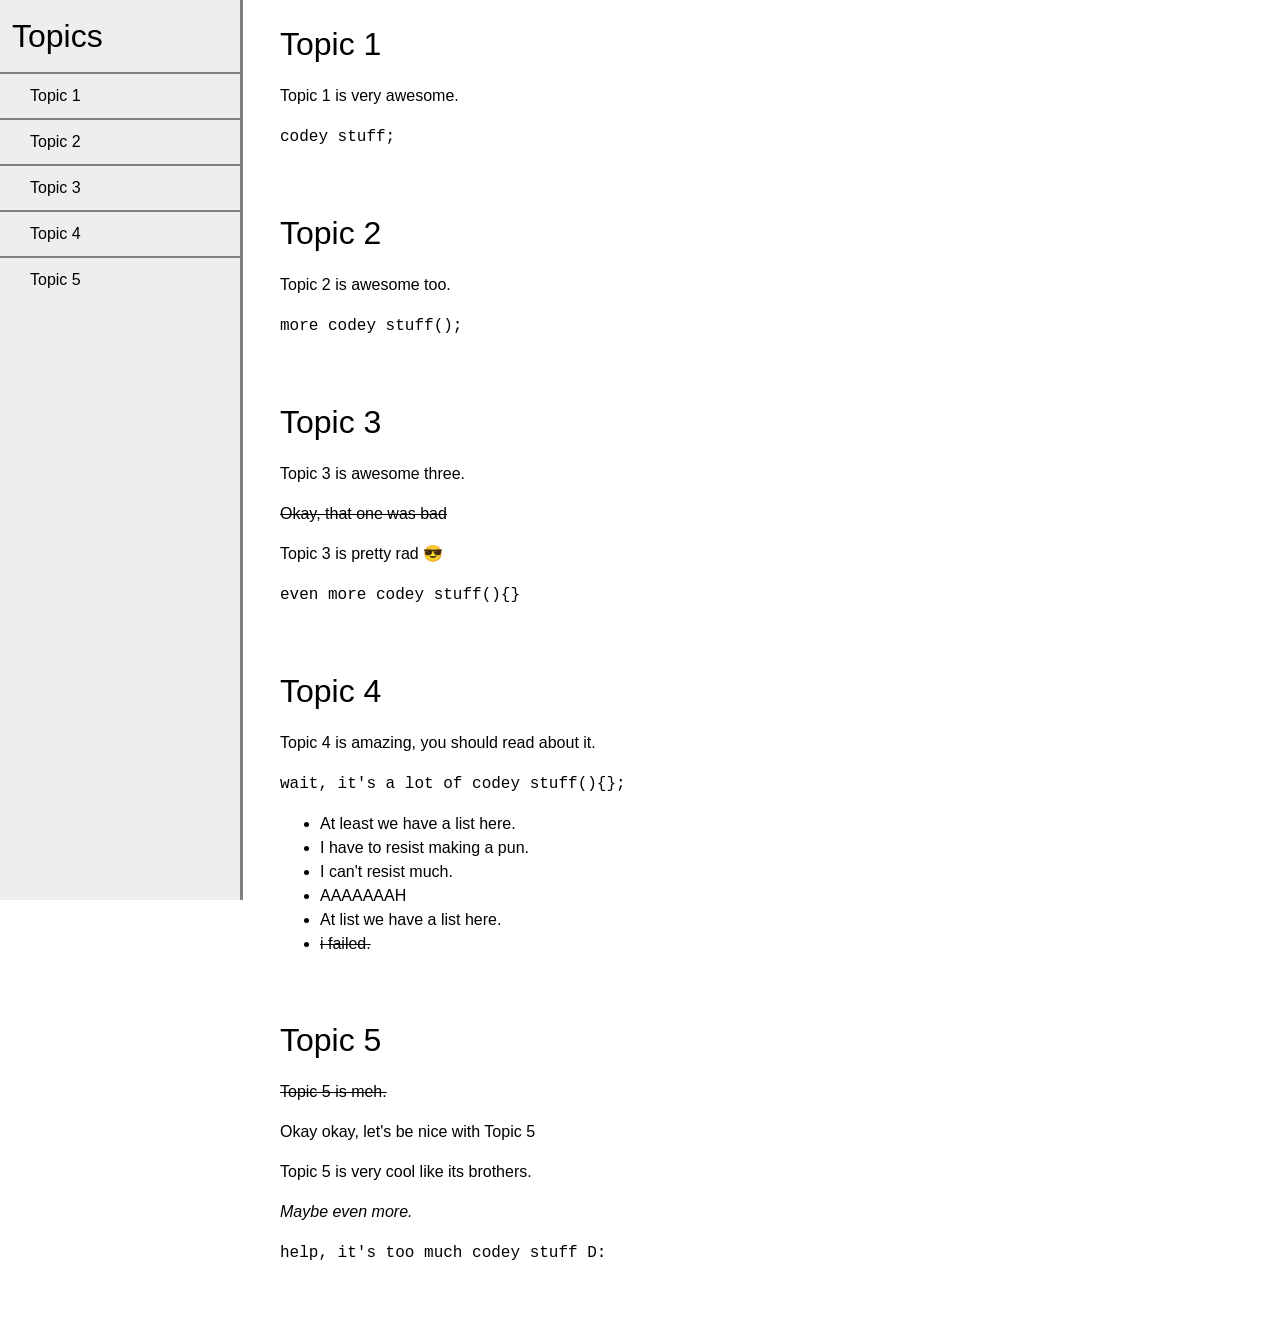
<file: fcc-documentation/index.html>
<!DOCTYPE html>
<html lang="en">
<head>
    <meta charset="UTF-8">
    <meta name="viewport" content="width=device-width, initial-scale=1.0">
    <title>FCC Documentation Page</title>
    <link rel="stylesheet" href="style.css">
</head>
<body>
    <script src="https://cdn.freecodecamp.org/testable-projects-fcc/v1/bundle.js"></script>

	<nav id="navbar">
		<header id="nav-header">Topics</header>
		<div id="link-wrap">
			<a href="#Topic_1" class="nav-link">Topic 1</a>
			<a href="#Topic_2" class="nav-link">Topic 2</a>
			<a href="#Topic_3" class="nav-link">Topic 3</a>
			<a href="#Topic_4" class="nav-link">Topic 4</a>
			<a href="#Topic_5" class="nav-link">Topic 5</a>
		<div>
	</nav>
	
	<main id="main-doc">
		<section id="Topic_1" class="main-section">
			<header>Topic 1</header>
			<p>Topic 1 is very awesome.</p>
			<code>codey stuff;</code>
		</section>
		
		<section id="Topic_2" class="main-section">
			<header>Topic 2</header>
			<p>Topic 2 is awesome too.</p>
			<code>more codey stuff();</code>
		</section>
		
		<section id="Topic_3" class="main-section">
			<header>Topic 3</header>
			<p>Topic 3 is awesome three.</p>
			<p><s>Okay, that one was bad</s></p>
			<p>Topic 3 is pretty rad 😎</p>
			<code>even more codey stuff(){}</code>
		</section>
		
		<section id="Topic_4" class="main-section">
			<header>Topic 4</header>
			<p>Topic 4 is amazing, you should read about it.</p>
			<code>wait, it's a lot of codey stuff(){};</code>
			<ul>
				<li>At least we have a list here.</li>
				<li>I have to resist making a pun.</li>
				<li>I can't resist much.</li>
				<li>AAAAAAAH</li>
				<li>At list we have a list here.</li>
				<li><s>i failed.</s></li>
			<ul>
		</section>
		
		<section id="Topic_5" class="main-section">
			<header>Topic 5</header>
			<p><s>Topic 5 is meh.</s></p>
			<p>Okay okay, let's be nice with Topic 5</p>
			<p>Topic 5 is very cool like its brothers.</p>
			<p><i>Maybe even more.</i></p>
			<code>help, it's too much codey stuff D:</code>
		</section>
	</main>
</body>
</html>
</file>
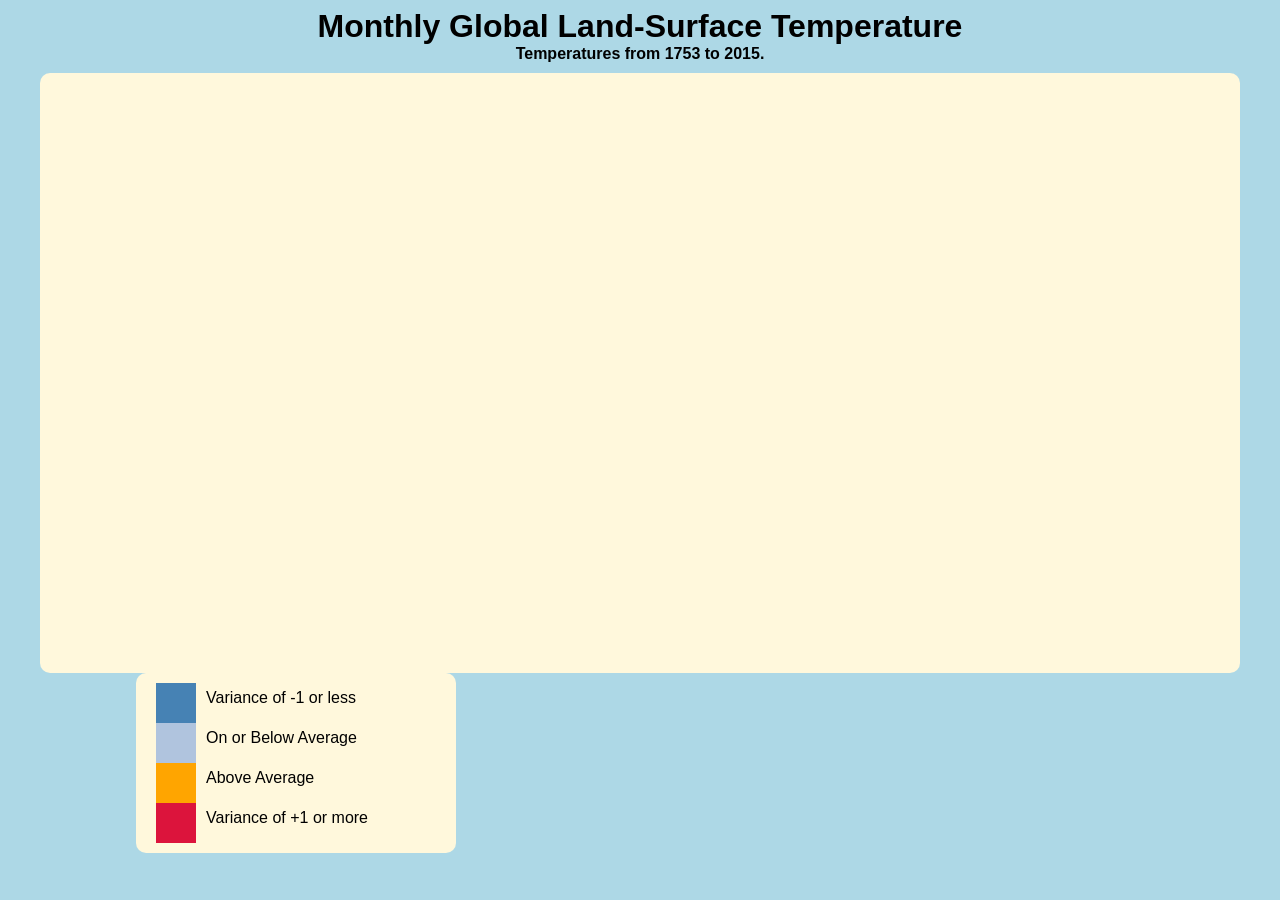
<file: fcc-heatmap/index.html>
<!DOCTYPE html>
<html lang="en">
<head>
    <meta charset="UTF-8">
    <meta name="viewport" content="width=device-width, initial-scale=1.0">
    <title>FCC Heat Map</title>
    <link rel="stylesheet" href="style.css">
</head>
<body>
    <h1 id="title">Monthly Global Land-Surface Temperature</h1>
    <h4 id="description">Temperatures from 1753 to 2015.</h4>
    <div id="tooltip"></div>
    
    <svg id="canvas">
    </svg>
    <svg id="legend">
        <g>
        <rect x="10" y="0" width="40" height="40" fill="SteelBlue"/>
        <text x="60" y="20">Variance of -1 or less</text>
        </g>
        <g>
        <rect x="10" y="40" width="40" height="40" fill="LightSteelBlue"/>
        <text x="60" y="60">On or Below Average</text>
        </g>
        <g>
        <rect x="10" y="80" width="40" height="40" fill="Orange"/>
        <text x="60" y="100">Above Average</text>
        </g>
        <g>
        <rect x="10" y="120" width="40" height="40" fill="Crimson"/>
        <text x="60" y="140">Variance of +1 or more</text>
        </g>
    </svg>

    <script src="https://cdn.freecodecamp.org/testable-projects-fcc/v1/bundle.js"></script>
    <script src="script.js"></script>
</body>
</html>
</file>
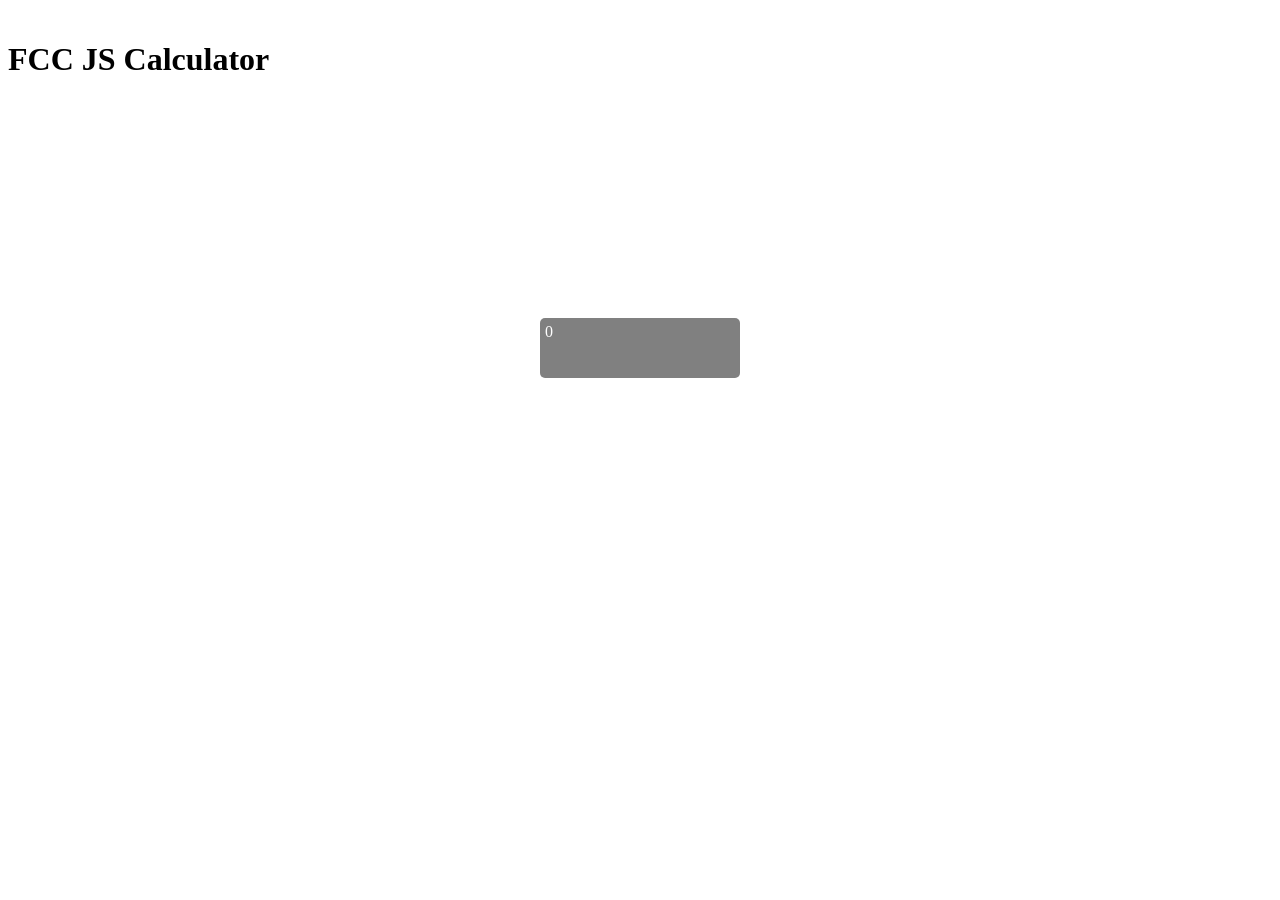
<file: fcc-js-calculator/index.html>
<!DOCTYPE html>
<html lang="en">
<head>
    <meta charset="UTF-8">
    <meta name="viewport" content="width=device-width, initial-scale=1.0">
    <title>FCC JS Calculator</title>
    <link rel="stylesheet" href="style.css">
</head>
<body>
    <div class="text-center">
        <h1 id="title">FCC JS Calculator</h1>
    </div>
    <div id="calc">
        <div id="display">0</div>
        <div class="text-center" id="buttons">
          <a class="btn btn-danger" id="clear">AC</a>
          <a class="btn btn-primary" id="divide">/</a>
          <a class="btn btn-primary" id="multiply">*</a>
      
          <a class="btn btn-primary" id="seven">7</a>
          <a class="btn btn-primary" id="eight">8</a>
          <a class="btn btn-primary" id="nine">9</a>
          <a class="btn btn-primary" id="subtract">-</a>
      
          <a class="btn btn-primary" id="four">4</a>
          <a class="btn btn-primary" id="five">5</a>
          <a class="btn btn-primary" id="six">6</a>
          <a class="btn btn-primary" id="add">+</a>
      
          <a class="btn btn-primary" id="one">1</a>
          <a class="btn btn-primary" id="two">2</a>
          <a class="btn btn-primary" id="three">3</a>
          <a class="btn btn-primary" id="equals">=</a>
      
          <a class="btn btn-primary" id="zero">0</a>
          <a class="btn btn-primary" id="decimal">.</a>
        </div>
    </div>

    <script src="https://cdn.freecodecamp.org/testable-projects-fcc/v1/bundle.js"></script>
    <script src="https://cdnjs.cloudflare.com/ajax/libs/jquery/3.6.0/jquery.min.js"></script>
    <script src="script.js"></script>
</body>
</html>
</file>
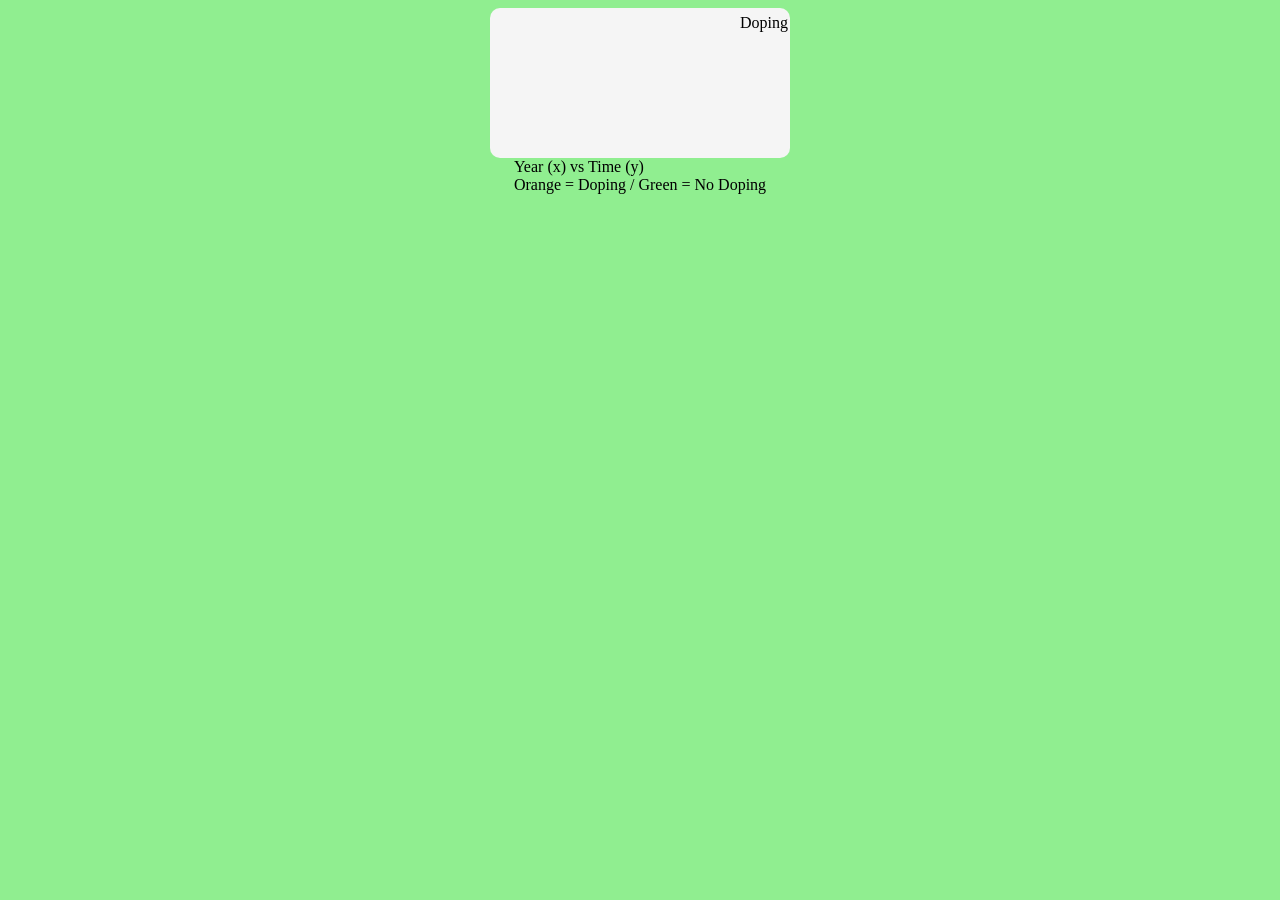
<file: fcc-scatterplot-graph/index.html>
<!DOCTYPE html>
<html lang="en">
<head>
    <meta charset="UTF-8">
    <meta name="viewport" content="width=device-width, initial-scale=1.0">
    <title>FCC Scatterplot Graph</title>
    <link rel="stylesheet" href="style.css">
</head>
<body>
    <svg id="canvas">
        <text id="title" x="250" y="20">Doping in Professional Bicycle Racing</text>
    </svg>
    <div id="legend">
        Year (x) vs Time (y)<br>
        Orange = Doping / Green = No Doping
    </div>
    <div id="tooltip">
    </div>

    <script src="https://cdn.freecodecamp.org/testable-projects-fcc/v1/bundle.js"></script>
    <script src="script.js"></script>
</body>
</html>
</file>
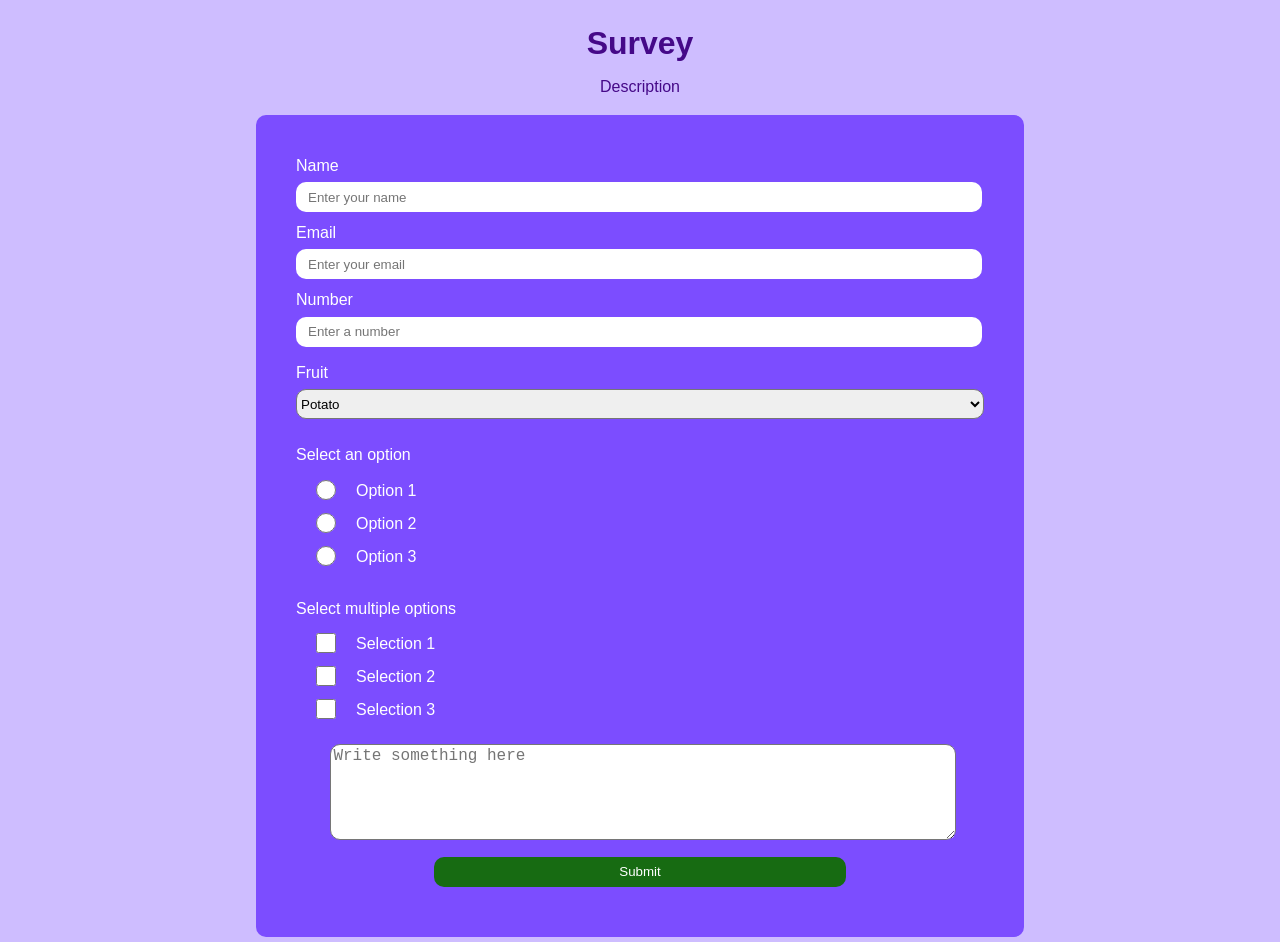
<file: fcc-survey/index.html>
<!DOCTYPE html>
<html lang="en">
<head>
    <meta charset="UTF-8">
    <meta name="viewport" content="width=device-width, initial-scale=1.0">
    <title>FCC Survey Form</title>
    <link rel="stylesheet" href="style.css">
</head>
<body>
    <script src="https://cdn.freecodecamp.org/testable-projects-fcc/v1/bundle.js"></script>

    <h1 id="title">Survey</h1>
    <p id="description">Description</p>
    <form id="survey-form">
        <label for="name" id="name-label">Name</label><br>
            <input id="name" type="text" placeholder="Enter your name"><br>
        <label for="email" id="email-label">Email</label><br>
            <input id="email" type="email" placeholder="Enter your email"><br>
        <label for="number" id="number-label">Number</label><br>
            <input id="number" type="number" min=0 max=999999 placeholder="Enter a number"><br>
        <p id="dropdown-info">Fruit</p>
            <select id="dropdown">
                <option value="potato">Potato</option>
                <option value="tomato">Tomato</option>
            </select>
        <br>
        <p id="radio-select">Select an option</p>
        <input type="radio" name="radio-group" value="one">Option 1</input><br>
        <input type="radio" name="radio-group" value="two">Option 2</input><br>
        <input type="radio" name="radio-group" value="three">Option 3</input><br>
        <br>
        <p id="check-select">Select multiple options</p>
        <input type="checkbox" name="check-group" value="one">Selection 1</input><br>
        <input type="checkbox" name="check-group" value="two">Selection 2</input><br>
        <input type="checkbox" name="check-group" value="three">Selection 3</input><br>

        <textarea rows="5" cols="50" placeholder="Write something here"></textarea>
        <br>
        <input type="submit" id="submit" value="Submit">
    </form>
</body>
</html>
</file>
<file: fcc-documentation/style.css>
body {
	min-width: 400px;
	font-size: 16px;
	font-family: sans-serif;
	line-height: 1.5;
	margin: 0;
}

header {
	font-size: 32px;
}

nav {
	background-color: #eee;
	position: fixed;
	width: 240px;
	height: 100%;
	border-right: solid gray;
}

#link-wrap {
	display: flex;
	flex-direction: column;
	align-content: center;
	justify-items: center;
}

#nav-header {
	margin: 12px;
}

a {
	border-top: solid 2px gray;
	padding: 10px 30px;
	color: black;
	text-decoration: none;
}

main {
	position: absolute;
	left: 260px;
	padding: 20px;
}

section {
	margin-top: 40px;
	margin-bottom: 60px;
}

#Topic_1 {
	margin-top: 0px;
}

@media (max-width: 800px) {

	nav{
		position: relative;
		width: 100%;
		height: 240px;
		border-bottom: solid;
	}
	
	#nav-header {
		margin: 0;
		padding: 8px;
	}
	
	#link-wrap {
		height: 173px;
		overflow: hidden;
		overflow-y: scroll;
		border-top: solid;
	}
	
	#nav-header {
		text-align: center;
	}
	
	a {
		padding: 7px 30px;
	}
	
	main {
		left: 0;
	}
}
</file>
<file: fcc-heatmap/style.css>
body{
    display: flex;
    flex-direction: column;
    justify-content: center;
    align-items: center;
    min-height: 100%;
    
    background-color: lightblue;
    font-family: sans-serif;
  }
  
  #title {
    margin: 0;
  }
  
  #description {
    margin: 0 0 10px 0;
  }
  
  svg {
    background-color: cornsilk;
  }
  
  #canvas {
    min-width: 1200px;
    min-height: 600px;
    
    border-radius: 10px;
  }
  
  #legend {
    min-height: 160px;  
    align-self: start;
    padding: 10px;
    margin-left: 10vw;
    
    border-radius: 10px;
  }
  
  #tooltip {
    visibility: hidden;
    width: auto;
    height: auto;
  }
</file>
<file: fcc-js-calculator/style.css>
#title {
    padding: 20px 0;
  }
  
  #calc {
    height: 80vh;
    display: flex;
    flex-direction: column;
    justify-content: center;
    align-items: center;
  }
  
  #display {
    width: 190px;
    height: 50px;
    margin-bottom: 5px;
    padding: 5px;
    background-color: gray;
    color: white;
    border-radius: 5px;
  }
  
  #buttons {
    width: 190px;
    display: grid;
    grid-template-columns: repeat(4, 45px);
    gap: 2px;
    grid-auto-rows: minmax(50px, auto);
    color: white;
  }
  
  #clear {
    grid-column: 1 / span 2;
    grid-row: 1;
  }
  
  #zero {
    grid-column: 1 / span 2;
    grid-row: 5;
  }
  
  #decimal {
    grid-row: 5;
  }
  
  #equals {
    grid-column: 4;
    grid-row: 4 / span 2;
  }
</file>
<file: fcc-scatterplot-graph/style.css>
body {
    display: flex;
    flex-direction: column;
    justify-content: center;
    align-items: center;
    background-color: lightgreen;
  }
  
  svg {
    background-color: whitesmoke;
    border-radius: 10px;
  }
  
  .dot:hover {
    fill: lightgray;
  }
  
  #tooltip {
    visibility: hidden;
    width: auto;
    height: auto;
  }
</file>
<file: fcc-survey/style.css>
body {
	background-color: #cebdff;
	margin: auto 20% auto 20%;
	text-align: center;
	line-height: 1.4;
	font-family: sans-serif;
	color: #450988;
}

h1 {
	margin-bottom: 0;
}

p {
	margin-top: 10px;
}

#survey-form {
	text-align: left;
	padding: 2.5rem;
	background-color: #7c4dff;
	color: white;
	border-radius: 10px;
}

@media (max-width: 750px) {
	body {
		margin: auto 5% auto 5%;
	}
	
	#survey-form {
		padding: 2rem;
	}
}

input:not([type="radio"]):not([type="checkbox"]):not([type="submit"]) {
	height: 30px;
	width: 98%;
	margin-top: 5px;
	margin-bottom: 10px;
	border-radius: 10px;
	padding: 0 0 0 0.75rem;
	border: 1px;
}

#dropdown-info,
#radio-select,
#check-select {
	margin: 5px 0 5px 0;
}

select {
	height: 30px;
	width: 100%;
	margin-bottom: 20px;
	border-radius: 10px;
}

input[type="radio"],
input[type="checkbox"] {
	height: 20px;
	width: 20px;
	margin: 8px 20px 5px;
	vertical-align: -4px;
}

textarea {
	width: 90%;
	margin: 20px 5% 0 5%;
	border-radius: 10px;
	font-size: 16px;
}

input[type="submit"] {
	display: block;
	margin: 10px auto;
	height: 30px;
	width: 60%;
	border-radius: 10px;
	border: 1px;
	background-color: #176b12;
	color: white;
}
</file>
